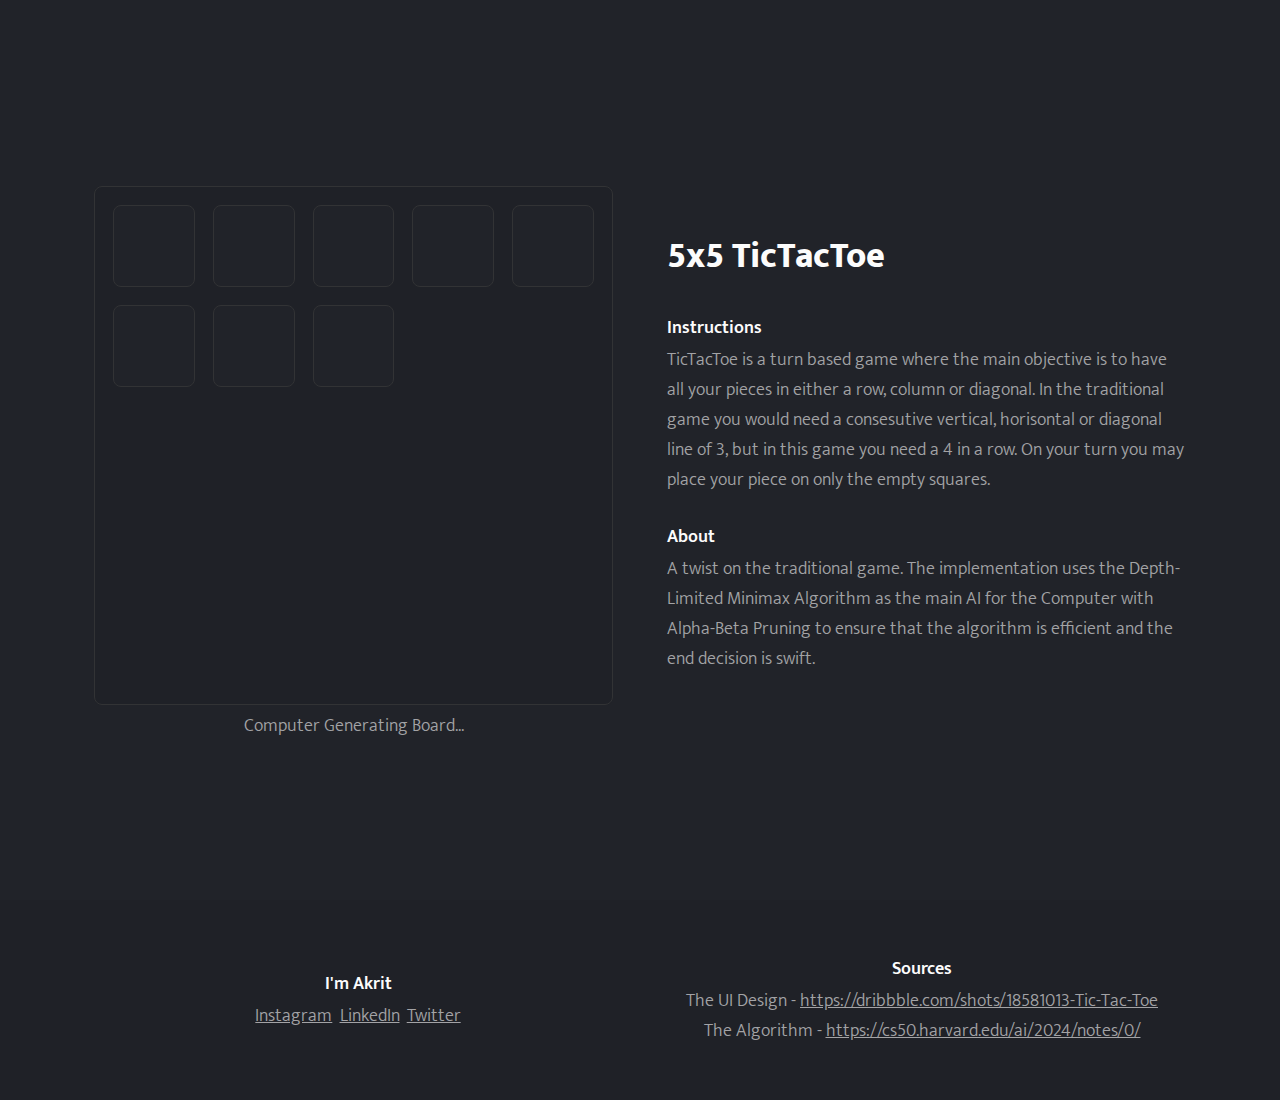
<file: 5x5_tictactoe/index.html>
<!DOCTYPE html>
<html lang="en">

<head>
    <meta charset="UTF-8">
    <meta name="viewport" content="width=device-width, initial-scale=1.0">
    <title>5x5 TicTacToe</title>
    <link rel="preconnect" href="https://fonts.googleapis.com">
    <link rel="preconnect" href="https://fonts.gstatic.com" crossorigin>
    <link href="https://fonts.googleapis.com/css2?family=Mukta:wght@200;300;400;500;600;700;800&display=swap"
        rel="stylesheet">
    <link rel="stylesheet" href="./assets/index.css">
    <script src="./tictactoe.js" defer></script>
    <script src="./index.js" defer></script>
</head>

<body>
    <div class="app">
        <div class="about">
            <h2>5x5 TicTacToe</h2>
            <p class="semi-bold">Instructions</p>
            <p>TicTacToe is a turn based game where the main objective is to have all your pieces in either a row,
                column or diagonal. In the traditional game you would need a consesutive vertical, horisontal or
                diagonal line of 3, but in this game you need a 4 in a row. On your turn you may place your piece on
                only the empty squares.</p>
            <p class="semi-bold">About</p>
            <p>A twist on the traditional game. The implementation uses the Depth-Limited Minimax Algorithm as the main AI for the
                Computer with Alpha-Beta Pruning to ensure that the algorithm is efficient and the end decision is
                swift.</p>
        </div>
        <div class="game">
            <div class="board">
                <div class="grid">
                </div>
            </div>
            <p class="info-text">Player O Turn</p>
        </div>
    </div>
    <footer>
        <div class="container">
            <div class="section">
                <p class="semi-bold">I'm Akrit</p>
                <p class="links"><a href="https://www.instagram.com/akrit.ghimire/">Instagram</a><br><a
                        href="https://www.linkedin.com/in/akrit-ghimire-3ba38027a/">LinkedIn</a><br><a
                        href="https://twitter.com/AkritGhimire">Twitter</a></p>
            </div>
            <div class="section">
                <p class="semi-bold">Sources</p>
                <p>The UI Design - <a
                        href="https://dribbble.com/shots/18581013-Tic-Tac-Toe">https://dribbble.com/shots/18581013-Tic-Tac-Toe</a><br>The
                    Algorithm - <a
                        href="https://cs50.harvard.edu/ai/2024/notes/0/">https://cs50.harvard.edu/ai/2024/notes/0/</a>
                </p>
            </div>
        </div>
    </footer>
</body>

</html>
</file>
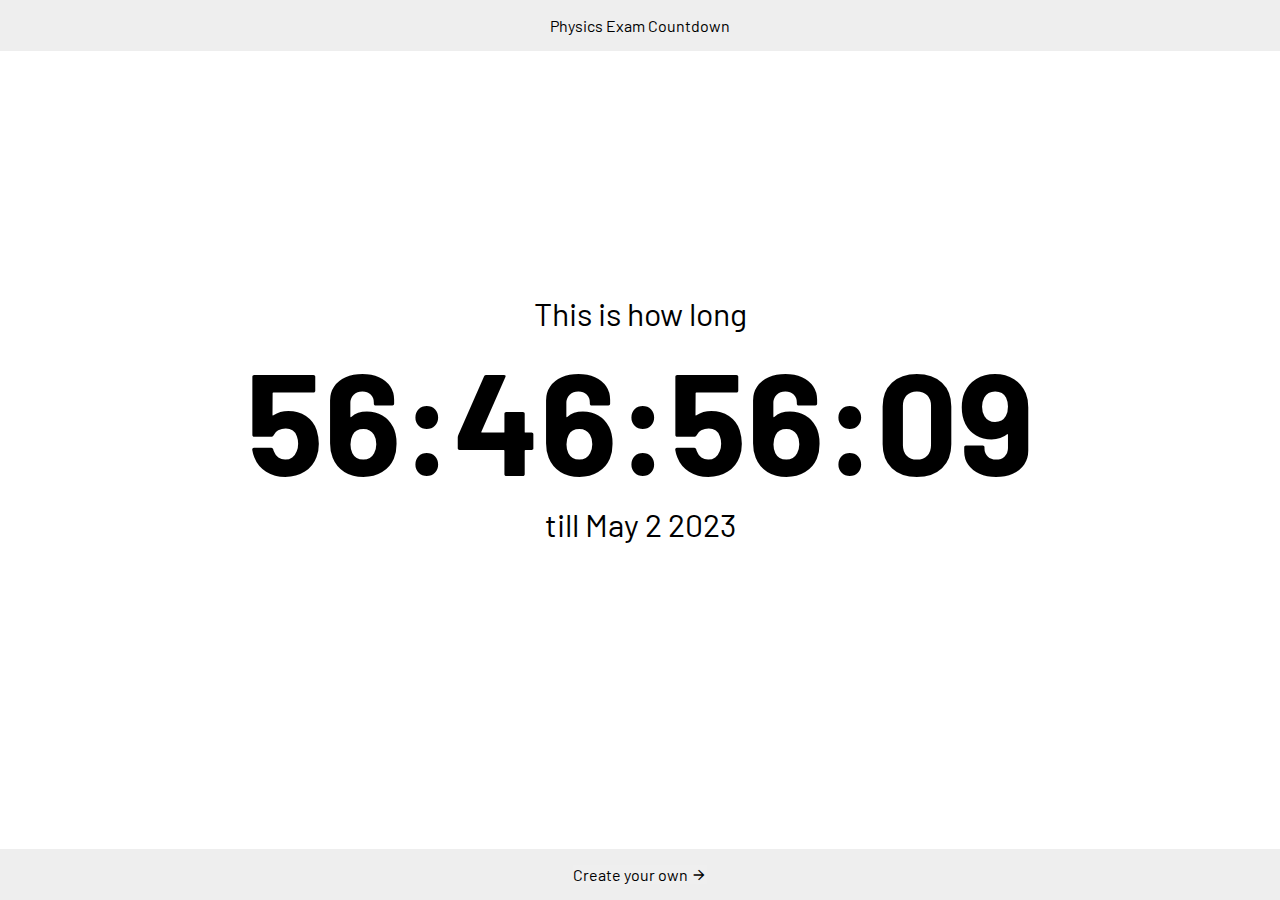
<file: countdown/index.html>
<!DOCTYPE html>
<html lang="en">
<head>
    <meta charset="UTF-8">
    <meta http-equiv="X-UA-Compatible" content="IE=edge">
    <meta name="viewport" content="width=device-width, initial-scale=1.0">
    <link rel="preconnect" href="https://fonts.googleapis.com"><link rel="preconnect" href="https://fonts.gstatic.com" crossorigin><link href="https://fonts.googleapis.com/css2?family=Barlow&display=swap" rel="stylesheet">
    <link rel="stylesheet" href="https://fonts.googleapis.com/icon?family=Material+Icons">
    <link rel="stylesheet" href="index.css">
    <title>Countdown</title>
</head>
<body>
    <countdown-page>
        <header>
            <p>Physics Exam Countdown</p>
        </header>
        <countdown-container>
            <p>This is how long</p>
            <h1>56:46:56:09</h1>
            <p>till May 2 2023</p>
        </countdown-container>
        <footer>
            <button>Create your own <i class="material-icons">arrow_forward</i></button>
        </footer>
    </countdown-page>
    <create-page>

    </create-page>
</body>
</html>
</file>
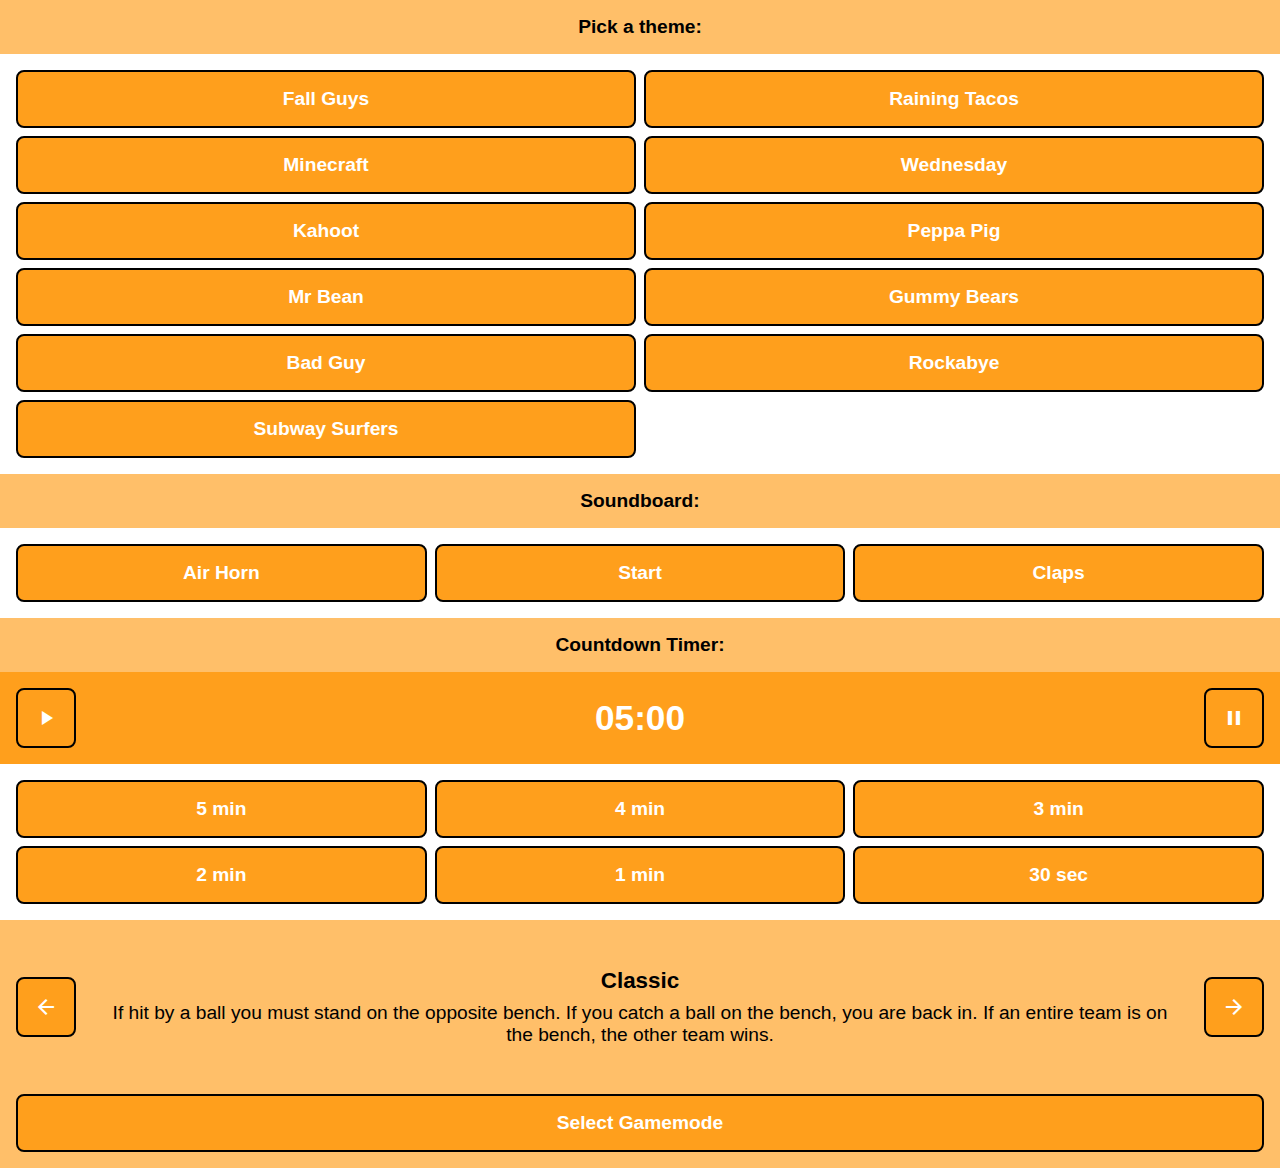
<file: dodgeball/index.html>
<!DOCTYPE html>
<html lang="en">
<head>
    <meta charset="UTF-8">
    <meta http-equiv="X-UA-Compatible" content="IE=edge">
    <meta name="viewport" content="width=device-width, initial-scale=1.0">
    <link rel="stylesheet" href="https://fonts.googleapis.com/icon?family=Material+Icons">
    <link rel="stylesheet" href="./style/index.css">
    <script src="./script/index.js" defer></script>
    <title>Dodgeball</title>
</head>
<body>
    <audio src="" id="sfx"></audio>
    <audio src="" id="theme"></audio>
    <p>Pick a theme:</p>
    <theme-tune-group>
    </theme-tune-group>
    <p>Soundboard:</p>
    <soundboard-group>
    </soundboard-group>
    <p>Countdown Timer:</p>
    <timer>
        <button id="play" class="material-icons">play_arrow</button>
        <span id="time">05:00</span>
        <button id="pause" class="material-icons">pause</button>
    </timer>
    <timer-group>
    </timer-group>
    <game-selector-group>
        <div>
            <button id="left" class="material-icons" onclick="app.gamemode.back()">arrow_back</button>
            <span>
                <h4 id="game-mode"></h4>
                <h4 id="game-mode-desc">Lorem ipsum dolor sit, amet consectetur adipisicing elit. Error, beatae.</h4>
            </span>
            <button id="right" class="material-icons" onclick="app.gamemode.next()">arrow_forward</button>
        </div>
        <button onclick="app.gamemode.select()">Select Gamemode</button>
    </game-selector-group>
</body>
</html>
</file>
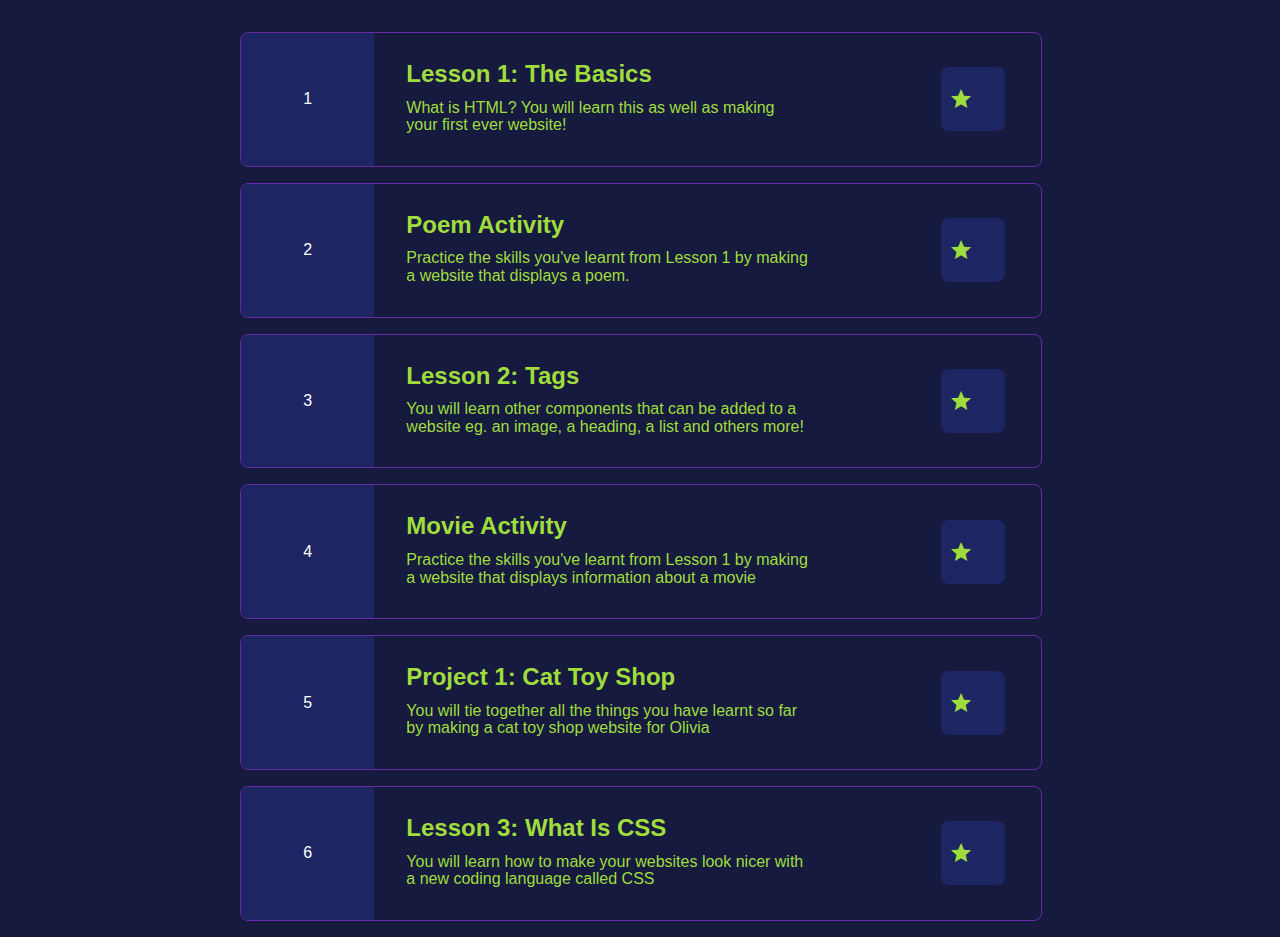
<file: help/index.html>
<!DOCTYPE html>
<html lang="en">

<head>
    <meta charset="UTF-8">
    <meta http-equiv="X-UA-Compatible" content="IE=edge">
    <meta name="viewport" content="width=device-width, initial-scale=1.0">
    <title>Website Club - Help Page</title>
    <link rel="stylesheet" href="styles.css">
    <link rel="stylesheet" href="https://fonts.googleapis.com/icon?family=Material+Icons">
    <script src="./index.js" defer></script>
    <script src="./imports.js" defer></script>
</head>

<body>
    <section class="page" id="menu">
    </section>
    <section class="page" id="page">
        <div class="sticky_top">
            <button onclick="page_changer.change_to_menu()"><i class="material-icons">menu</i></button>
            <button id="back" onclick="page_changer.move_slide(-1)"><i class="material-icons">arrow_back</i></button>
            <span id="page_info">0 of 20</span>
            <button id="forward" onclick="page_changer.move_slide(1)"><i class="material-icons">arrow_forward</i></button>
        </div>
        <md></md>
    </section>
</body>

</html>
</file>
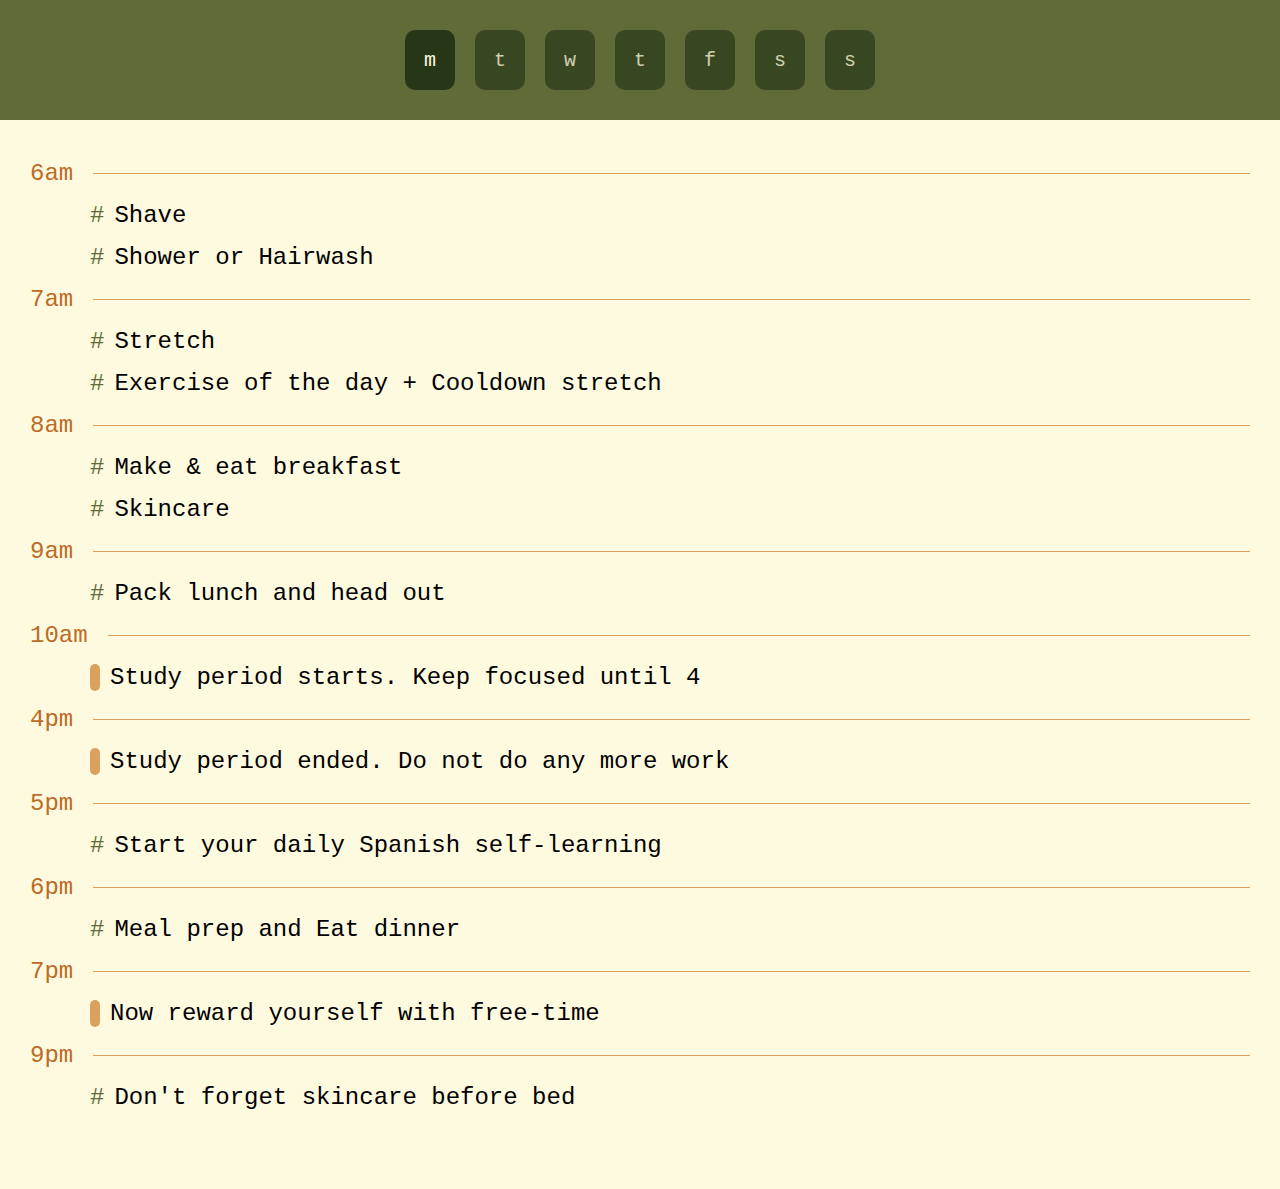
<file: schedule/index.html>
<!DOCTYPE html>
<html lang="en">
<head>
    <meta charset="UTF-8">
    <meta name="viewport" content="width=device-width, initial-scale=1.0">
    <title>Schedule</title>
    <link rel="stylesheet" href="./styles.css">
    <script src="./tasks.js" defer></script>
    <script src="./index.js" defer></script>
</head>
<body>
    <day-viewer>
    </day-viewer>
    <schedule>
    </schedule>
    <line></line>
</body>
</html>
</file>
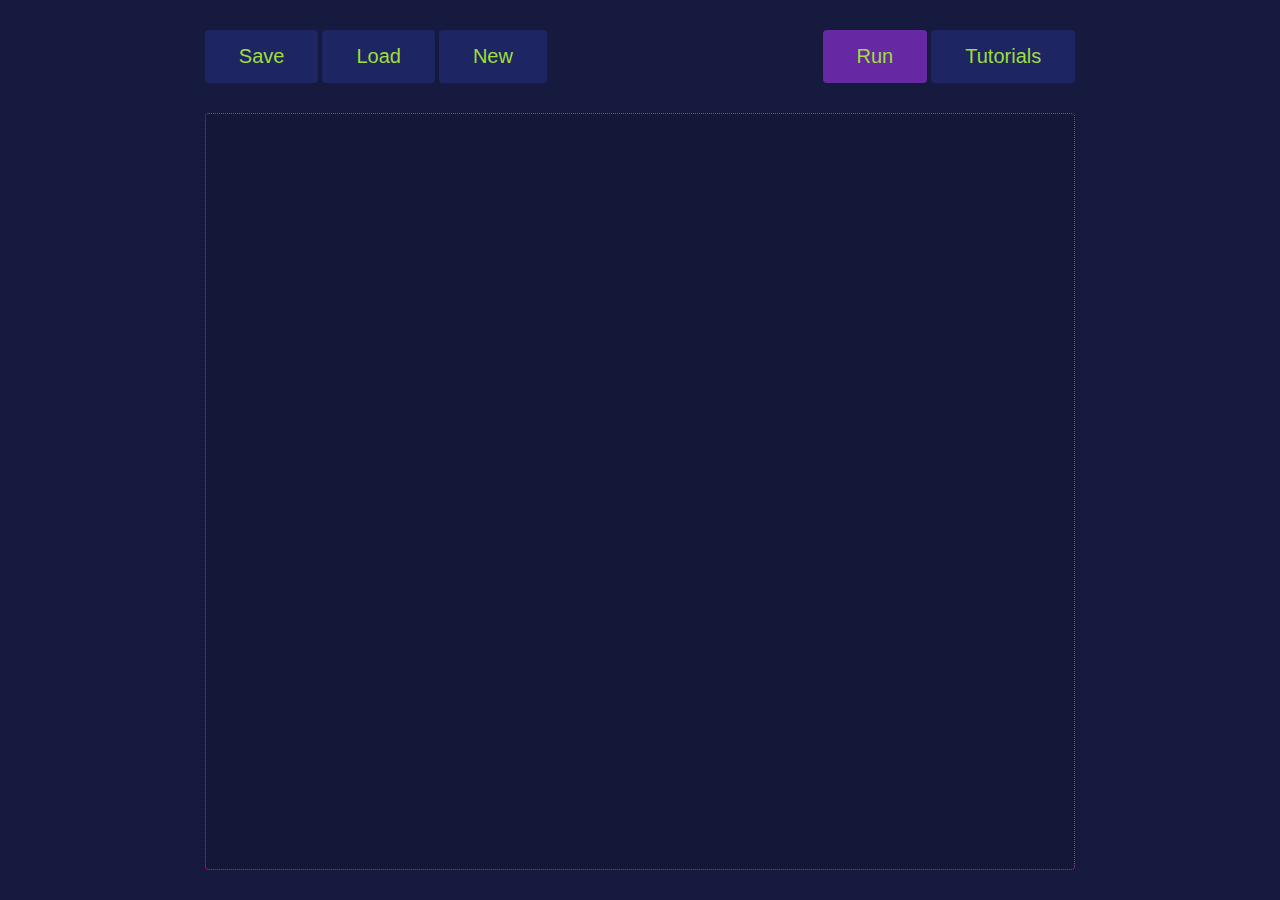
<file: terminal/index.html>
<!DOCTYPE html>
<html lang="en">
<head>
    <meta charset="UTF-8">
    <meta http-equiv="X-UA-Compatible" content="IE=edge">
    <meta name="viewport" content="width=device-width, initial-scale=1.0">
    <title id="title">Terminal</title>
    <link id="icon" rel="icon" href="./data/logo.png" type="image/x-icon">
    <link rel="stylesheet" href="https://fonts.googleapis.com/icon?family=Material+Icons">
    <link rel="stylesheet" href="./styles/index.css">
    <link rel="stylesheet" href="./styles/tabs.css">
    <link rel="stylesheet" href="./styles/code.css">
    <link rel="stylesheet" href="./styles/menu-sub-page.css">
    <link rel="stylesheet" href="./styles/control-bar.css">
    <link rel="stylesheet" href="./styles/markdown.css">
    <link rel="stylesheet" href="./styles/run-page.css">
    <link rel="stylesheet" href="./styles/toast.css">
    <script src="./scripts/file_manager.js" defer></script>
    <script src="./scripts/md_parser.js" defer></script>
    <script src="./scripts/index.js" defer></script>
    <script src="./imports.js" defer></script>
</head>
<body>
    <div id="error">This website cannot be viewed on a mobile device or on a small screen size. <br><br> <strong>Try using a laptop, desktop or tablet device instead.</strong></div>
    <div id="run-page">
        <button id="close_btn"><i class="material-icons">close</i></button>
    </div>
    <div id="ide">
        <div id="code-page">
            <button-bar>
                <div id="left-tabs">
                    <button id="save_btn">Save</button>
                    <button id="load_btn">Load</button>
                    <button id="new_btn">New</button>
                </div>
                <div id="right-tabs">
                    <button style="background-color: var(--tertiary)"  id="run_btn">Run</button>
                    <button id="tutorial_btn">Tutorials</button>
                </div>
            </button-bar>
            <textarea spellcheck="false"></textarea>
        </div>
        <div id="help-page">
            <div id="control-bar">
                <div id="cb-hint">
                    <p>Select a tutorial</p>
                </div>
                <div id="cb-controls">
                    <button id="menu_btn"><i class="material-icons">menu</i></button>
                    <button id="backward_btn" disabled><i class="material-icons">arrow_back</i></button>
                    <p id="page_indicator">1 of 10</p>
                    <button id="forward_btn"><i class="material-icons">arrow_forward</i></button>
                </div>
            </div>
            <div id="menu-sub-page">
                <lesson-list>
                    
                </lesson-list>
            </div>
            <md id="article-sub-page">
            </md>
        </div>
    </div>
</body>
</html>
</file>
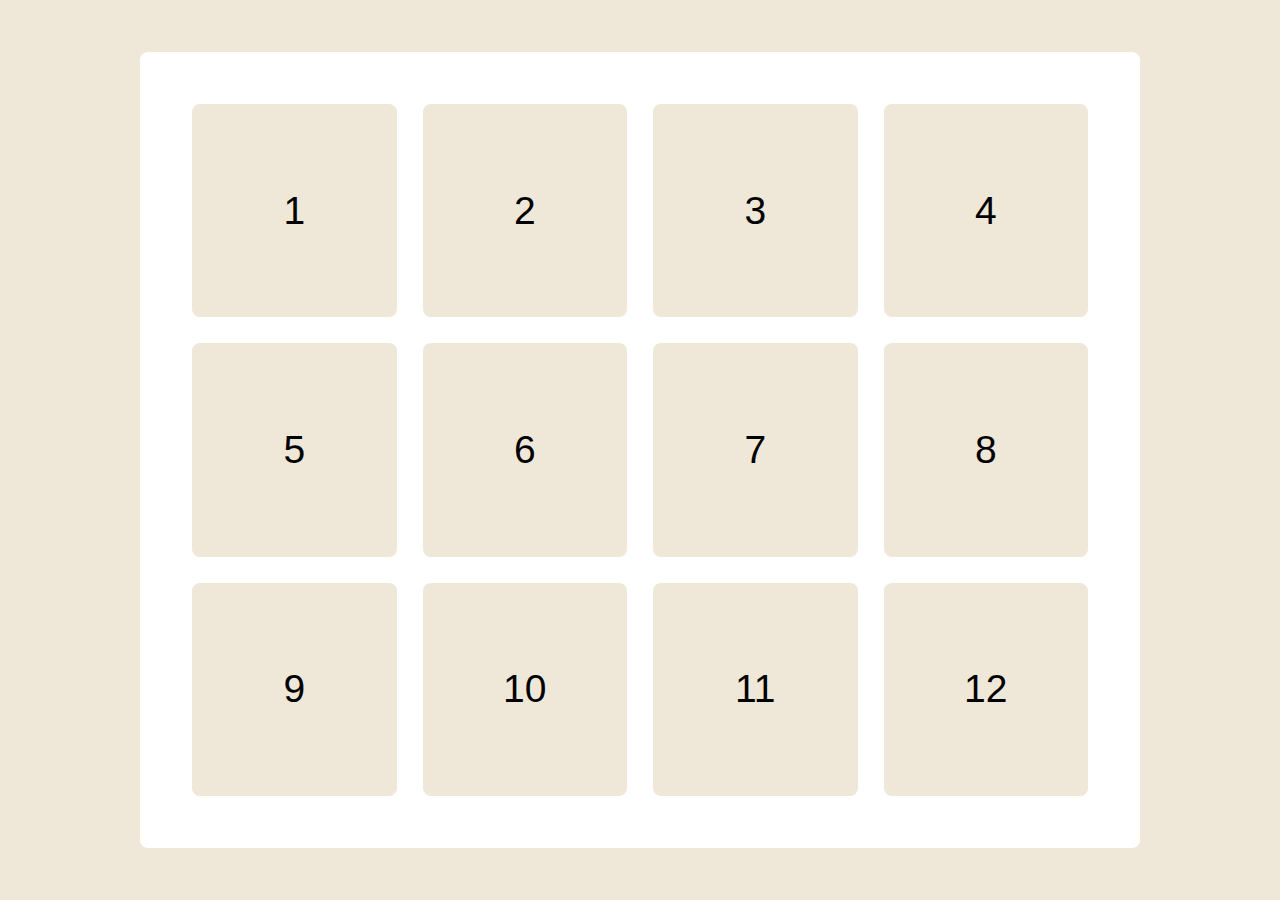
<file: times-tables/index.html>
<!DOCTYPE html>
<html lang="en">
<head>
    <meta charset="UTF-8">
    <meta http-equiv="X-UA-Compatible" content="IE=edge">
    <meta name="viewport" content="width=device-width, initial-scale=1.0">
    <link rel="stylesheet" href="https://fonts.googleapis.com/icon?family=Material+Icons">
    <meta name="apple-mobile-web-app-capable" content="yes">
</head>
<body>
    <script src="./index.js" type="module" defer></script>
    <div id="root"></div>
</body>
</html>
</file>
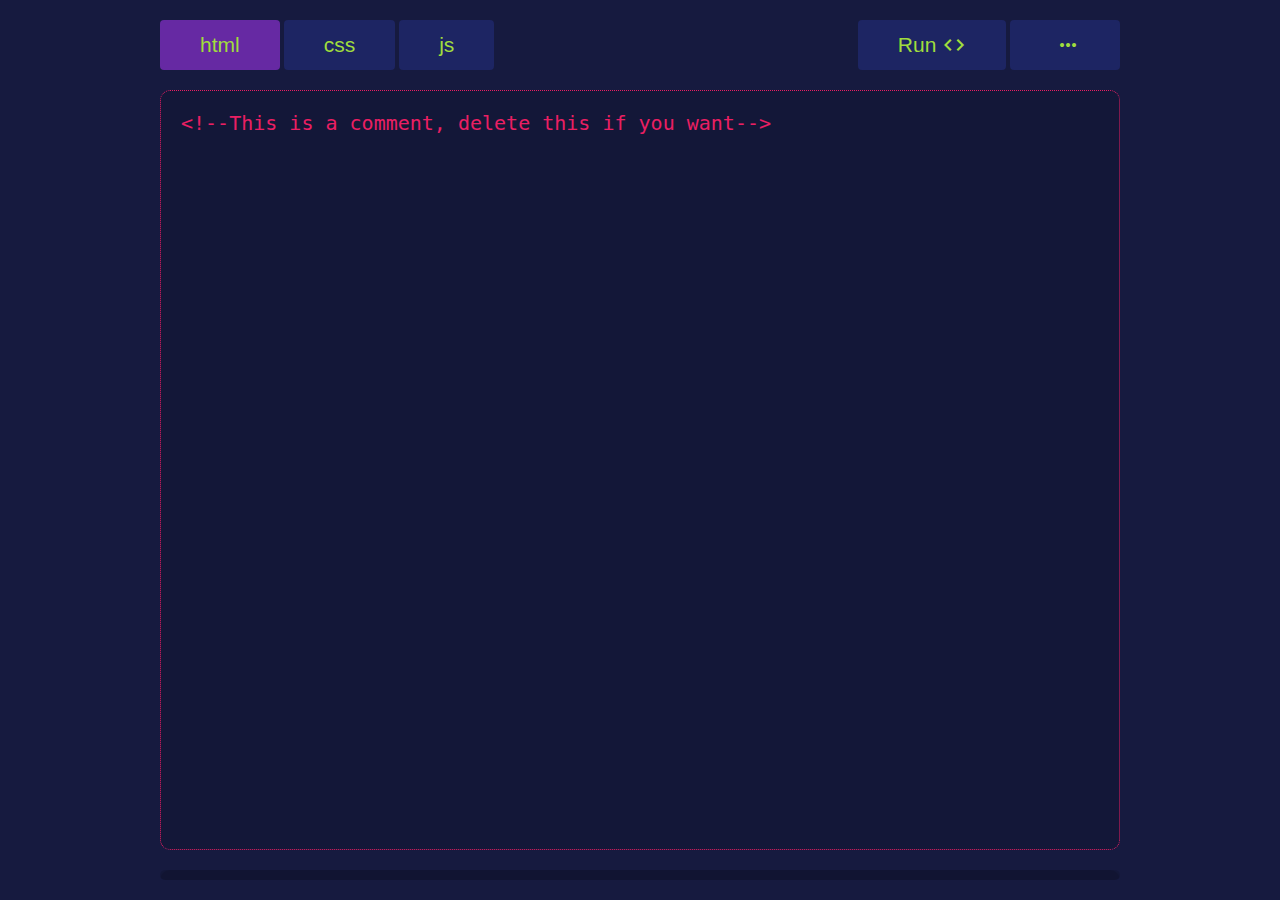
<file: terminal/legacy/index.html>
<!DOCTYPE html>
<html lang="en">
<head>
    <meta charset="UTF-8">
    <meta http-equiv="X-UA-Compatible" content="IE=edge">
    <meta name="viewport" content="width=device-width, initial-scale=1.0">
    <meta name="apple-mobile-web-app-capable" content="yes">
    <link rel="stylesheet" href="https://fonts.googleapis.com/icon?family=Material+Icons">
</head>
<body>
    <script src="./index.js" type="module" defer></script>
    <div id="error">This website cannot be viewed on a mobile device. <br><br> <strong>Try using a laptop, desktop or tablet device instead.</strong></div>
    <div id="root"></div>
</body>
</html>
</file>
<file: 5x5_tictactoe/assets/index.css>
:root {
    --primary: #f542da;
    --secondary: #a742f5;
    --dark: #1f2127;
    --dark-light: #212329;
    --grey-dark: #323335;
    --grey: #4d4f54;
    --grey-light: #a3a3a6;
    --white: #fcfcfc;
}

* {
    margin: 0;
    padding: 0;
    box-sizing: border-box;
    font-family: "Mukta", sans-serif;
    font-weight: 300;
    color: var(--grey-light);
}

html {
    font-size: 18px;
}

body {
    background-color: var(--dark-light);
    min-height: 100vh;
    height: 100%;
    display: flex;
    flex-direction: column;
    justify-content: center;
    align-items: center;
}

p { margin-bottom: 1.5rem; }

.semi-bold {
    font-weight: 600;
    color: var(--white) !important;
    margin-bottom: .1rem !important;
}
.bold, h2, h1 {
    font-weight: 800;
    font-size: 2rem;
    color: var(--white) !important;
    margin-bottom: 1.5rem;
}

footer {
    width: 100%;
    background-color: var(--dark);
}
.container {
    max-width: 1200px;
    width: 100%;
    height: auto;
    padding: 3rem;
    display: flex;
    justify-content: center;
    align-items: center;
    text-align: center;
    gap: 2rem;
    margin: 0 auto
}
footer .section {
    display: flex;
    flex-direction: column;
    justify-content: center;
    width: 100%;
}
footer .section p:last-child {
    margin-bottom: 0;
}
.links {
    display: flex;
    justify-content: center;
    align-items: center;
    gap: .2rem;
}
a:hover {
    color: var(--primary);
}

.app {
    width: 100%;
    padding: 3rem;
    max-width: 1200px;
    margin: 0 auto;
    display: flex;
    flex-direction: row-reverse;
    gap: 3rem;
    justify-content: center;
    align-items: center;
    height: 100%;
    min-height: 100vh;
}

.about, .game {
    width: 100%;
}

.about p:last-child {
    margin-bottom: 0 !important;
}

.game {
    display: flex;
    justify-content: center;
    align-items: center;
    flex-direction: column;
    position: relative;
}

.game p {
    margin: 0;
    text-align: center;
    position: absolute;
    bottom: -1.5rem;
}

.board {
    width: 100%;
    border-radius: 8px;
    margin-bottom: 0.5rem;
    padding: 0;
    background-color: var(--dark);
    position: relative;
}
.board::before {
    content: "";
    display: block;
    padding-top: 100%; /* This creates the 1:1 aspect ratio */
}

.grid {
    position: absolute;
    left: 0;
    top: 0;
    width: 100%;
    height: 100%;
    display: grid;
    grid-template-columns: repeat(5, 1fr);
    grid-template-rows: repeat(5, 1fr);
    padding: 1rem;
    gap: 1rem;
    border: thin solid;
    border-color: var(--grey-dark);
    border-radius: 8px;
    transition: 2s;
}
.animated-board {
    border-color: var(--grey-dark);
    animation: border-animation 1s linear infinite;
}
.grid .square {
    width: 100%;
    height: 100%;
    background-color: var(--dark-light);
    border-radius: 8px;
    border: thin solid var(--grey-dark);
    cursor: pointer;
    transition: .2s;
    display: grid;
    justify-content: center;
    align-items: center;
    padding: .5rem;
}
.grid .square svg {
    width: 100%;
    height: 100%;
}
.grid .x svg, .grid .x path {
    fill: var(--primary) !important;
}
.grid .o svg, .grid .o path {
    fill: var(--secondary) !important;
}
.grid .square:hover {
    border-color: var(--grey);
}
.grid .x:hover {
    border-color: var(--primary);
    cursor: not-allowed;
}
.grid .o:hover {
    border-color: var(--secondary);
    cursor: not-allowed;
}

.x.flash-regular {
    animation: x-flash .75s;
}
.x.flash-winning {
    animation: x-flash 1s;
}
.o.flash-regular {
    animation: o-flash .75s;
} 
.o.flash-winning {
    animation: o-flash 1s
}

@keyframes x-flash {
    0% { background-color: var(--primary); }
    100% { background-color: var(--dark-light); }
}
@keyframes o-flash {
    0% { background-color: var(--secondary); }
    100% { background-color: var(--dark-light); }
}

@keyframes border-animation {
    0% {
      border-color: var(--primary);
    }
    50% {
      border-color: var(--secondary);
    }
    100% {
      border-color: var(--primary);
    }
  }

/* Scroll Bar */

body::-webkit-scrollbar { width: 12px; }
body::-webkit-scrollbar-thumb { border-radius: 10px; border: 3px solid transparent; background-color: var(--grey);}
body { scroll-behavior: smooth; }
body::-webkit-scrollbar-track { background: transparent; }
body::-webkit-scrollbar-thumb:hover { background-color: var(--secondary); }

/* Responsive */

@media screen and (max-width: 800px) {
    .app {
        flex-direction: column;
        padding-bottom: 2rem;
    }
    .about, .game {
        height: auto;
    }
    h2 {
        text-align: center;
        margin-bottom: 4rem;
    }
    .container {
        flex-direction: column;
    }
    footer {
        margin-top: 1rem;
    }
}
@media screen and (max-width: 500px) {
    .app {
        padding: 1.5rem;
        gap: 4.5rem;
    }
    footer {
        padding: 1.5rem;
        margin-top: 2.5rem;
    }
    footer .container {
        padding: 0;
        gap: 1.5rem;
    }
}
</file>
<file: countdown/index.css>
* {
    margin: 0;
    padding: 0;
    box-sizing: border-box;
    font-family: 'Barlow', sans-serif;;
}

body {
    width: 100vw;
    height: 100vh;
    overflow: hidden;
}

countdown-page {
    display: grid;
    width: 100%;
    height: 100%;
    position: relative;
}
countdown-page footer, header {
    position: absolute;
    width: 100%;
    left: 0;
    padding: 1rem;
    background-color: #eee;
    display: flex;
    justify-content: center;
}
countdown-page header { top: 0; }
countdown-page footer { bottom: 0; }
countdown-page footer button {
    margin: 0 0.5rem;
    outline: 0;
    border: 0;
    font-size: 1rem;
    cursor: pointer;
    transition: .3s;
    display: flex;
    justify-content: center;
    align-items: center;
}
countdown-page footer button i {
    font-size: 1rem !important;
    margin-left: 3px;
}
countdown-page footer button:hover {
    color: purple;
}
countdown-container {
    display: flex;
    justify-content: center;
    align-items: center;
    flex-direction: column;
    margin-bottom: 4rem;
}

countdown-container p {
    font-size: clamp(1.6rem, 4.5vw, 2rem); 
}
countdown-container h1 {
    font-size: clamp(4rem, 12vw, 9rem);
    margin: 0rem 0;
}

create-page {
    display: none;
}
</file>
<file: dodgeball/style/index.css>
* {
    margin: 0;
    padding: 0;
    box-sizing: border-box;
    font-family: sans-serif;
}

:root {
    --primary:  #ff9f1c;
    --secondary: white;
    --active: #2ec4b6;
    --divider:  #ffbf69;
}

body {
    width: 100vw;
    height: 100vh;
    background-color: white;
}
p {
    padding: 1rem;
    width: 100%;
    text-align: center;
    font-size: 1.2rem;
    background-color: var(--divider);
    color: black;
    font-weight: bold
}
theme-tune-group {
    display: grid;
    grid-template-columns: repeat(2, 1fr);
    grid-gap: 0.5rem;
    padding: 1rem;
    width: 100%;
}
button {
    padding: 1rem;
    background-color: var(--primary);
    cursor: pointer;
    border: 2px solid black;
    border-radius: 8px;
    font-size: 1.2rem;
    font-weight: bold;
    opacity: 1;
    color: white;
}
button.active {
    background-color: var(--active);
    color: white;
}
button:active {
    background-color: var(--active);
    opacity: 0.8;
}

soundboard-group {
    display: grid;
    grid-template-columns: repeat(3, 1fr);
    grid-gap: 0.5rem;
    padding: 1rem;
    width: 100%;
}

timer-group {
    display: grid;
    grid-template-columns: repeat(3, 1fr);
    grid-gap: 0.5rem;
    padding: 1rem;
    width: 100%;
}

timer {
    display: flex;
    flex-direction: row;
    justify-content: space-between;
    align-items: center;
    width: 100%;
    text-align: center;
    background-color: var(--primary);
    color: white;
    font-size: 2.2rem;
    padding: 1rem;
    font-weight: bold;
}

game-selector-group {
    display: flex;
    flex-direction: column;
    background-color: var(--divider);
    padding: 1rem;
}
div {
    margin-bottom: 1rem;
    width: 100%;
    display: inherit;
    align-items: center;
    padding: 2rem 0;
}
div span {
    width: 100%;
    font-size: 1.4rem;
    font-weight: bold;
    text-align: center;

}
#game-mode-desc {
    font-weight: normal;
    font-size: 1.2rem;
    margin-top: 0.5rem;
    padding: 0 2rem;
}
</file>
<file: help/styles.css>
@import url('https://fonts.googleapis.com/css2?family=Open+Sans:wght@300;400&display=swap');

html {
    font-family: 'Open Sans', sans-serif;
}

:root {
    --color-dark: rgb(22, 26, 63);
    --color-dark-light: rgb(29, 37, 99);
    --color-dark-contrast: rgb(102, 41, 163);
    --color-vibrant-1: rgb(234, 31, 99);
    --color-vibrant-2: hsl(83, 70%, 55%);
}

body {
    padding: 0;
    margin: 0;
    box-sizing: border-box;
    display: flex;
    flex-direction: column;
    justify-content: center;
    align-items: center;
    padding: 1rem 2rem;
    font-family: sans-serif;
    background-color: var(--color-dark)
}

.page {
    width: 100%;
    max-width: 50rem;
}

.item {
    width: 100%;

    display: flex;
    flex-direction: row;

    border: thin solid var(--color-dark-contrast);
    border-radius: 8px;
    overflow: hidden;

    margin-top: 1rem;
    cursor: pointer;
}
.item:hover {
    border: thin solid var(--color-vibrant-1);
}

.numbered {
    width: 20%;
    display: flex;
    justify-content: center;
    align-items: center;
    background-color: var(--color-dark-light);
    font-size: 1rem;
    color: white;
}

.text {
    display: grid;
    grid-template-columns: 70% 30%;
    width: 100%;
    color: var(--color-vibrant-2);
    line-height: 1.1rem;
}

.text h1 {
    margin: 0;
    font-size: 1.5rem;
}

.text p {
    margin: 0;
    margin-top: 01rem;
    font-size: 1rem;
}

.left {
    padding: 2rem;
}

.right {
    padding: 2rem;
    display: flex;
    justify-content: center;
    align-items: center;
    width: 100%;
}

.right button {
    width: 4rem;
    height: 4rem;
    cursor: pointer;
    outline: none;
    text-decoration: none;
    color: var(--color-vibrant-2);
    background-color: var(--color-dark-light);
    border-radius: 8px;
    border: 0;
    display: flex;
    justify-content: center;
    align-items: center;
}
.right button:hover {
    border: thin solid var(--color-vibrant-2);
}

.sticky_top {
    position: fixed;
    top: 0;
    left: 0;
    width: 100%;
    padding: 0.5rem;
    background-color: var(--color-dark-light);
    display: flex;
    flex-direction: row;
    justify-content: center;
    align-items: center;
}
.sticky_top button {
    width: auto;
    padding: 0.25rem 0.5rem;
    margin: 4px;
    border: thin solid var(--color-dark-light);
    background-color: transparent;
    color: var(--color-vibrant-1);
    display: flex;
    justify-content: center;
    align-items: center;
    cursor: pointer;
    border-radius: 8px;
}
.sticky_top span {
    color: var(--color-vibrant-1);
    margin: 0 0.5rem;
}
.sticky_top button:disabled {
    color: var(--color-dark);
    cursor: not-allowed;
}
.sticky_top button:enabled:hover {
    border: thin solid var(--color-vibrant-1);
}
#page {
    margin-top: 1rem;
}

/* markdown styles */
md h1, md h2, md h3 {
    color: var(--color-vibrant-2);
    margin: 0;
    margin-top: 6rem;
    margin-bottom: 1.5rem;
    font-size: 1.5rem;
}
md {
    color: white;
    line-height: 2.5rem;
    text-align: justify;
    width: 100%;
    font-size: 1.5rem;
}

md code {
    background-color: rgba(0, 0, 0, 0.1);
    color: var(--color-vibrant-1);
    border-radius: 8px;
    padding: 0 2rem;
    display: block;
    text-align: left;
    border: thin solid var(--color-vibrant-1);
    margin: 1rem 0;
    overflow-x: auto;
}
.highlight {
    background-color: rgb(234, 31, 99, .2);
}

md img {
    display: block;
    width: 100%;
    margin: 1.5rem 0;
    border-radius: 8px;
}

md a {
    text-decoration: none;
    color: var(--color-vibrant-1);
    cursor: pointer;
}
md a:hover {
    color: var(--color-dark-contrast);
}

md .next {
    width: auto;
    padding: 0.75rem 2rem;
    margin: 4rem auto;
    border: 0;
    background-color: transparent;
    color: var(--color-vibrant-2);
    display: flex;
    justify-content: center;
    align-items: center;
    cursor: pointer;
    font-size: 1.5rem;
    border-radius: 8px;
    font-weight: bold;
}
md .next i {
    margin-left: 0.25rem;
}
md .next:hover {
    color: var(--color-dark-contrast);
}

/* scrollbar */
::-webkit-scrollbar { width: 10px; }
::-webkit-scrollbar-track { background: var(--color-dark-light); }
::-webkit-scrollbar-thumb { background: var(--color-dark-contrast); }
::-webkit-scrollbar-thumb:hover { background: var(--color-vibrant-1); }
</file>
<file: schedule/styles.css>
:root {
    --l-green: #606c38;
    --d-green: #283618;
    --beige:   #fefae0;
    --l-brown: #dda15e;
    --d-brown: #bc6c25;
}

* {
    box-sizing: border-box;
    padding: 0;
    margin: 0;
}

html {
    font-size: 20px;
    font-family: monospace;
}

body {
    display: flex;
    flex-direction: column;
    justify-content: center;
    align-items: center;
    background-color: #fefae0;
}

day-viewer {
    display: flex;
    justify-content: center;
    align-items: center;
    padding: 1.5rem;
    background-color: var(--l-green);
    width: 100%;
}

day-viewer day {
    display: flex;
    justify-content: center;
    align-items: center;
    width: 2.5rem;
    height: 3rem;
    margin: 0 .5rem;
    color: var(--beige);
    border-radius: .5rem;
    background-color: var(--d-green);
    opacity: .7;
    cursor: pointer;
}

day-viewer .active {
    opacity: 1;
}

schedule {
    display: flex;
    flex-direction: column;
    /* background-color: var(--l-brown); */
    padding: 2rem 1.5rem;
    font-size: 1.2rem;
    width: 100%;
}

time-block, check-block, text-block {
    margin-bottom: .75rem;
}

time-block {
    display: flex;
    align-items: center;
    color: var(--d-brown);
}
time-block::after {
    content: "";
    display: block;
    height: 1px;
    width: 100%;
    background-color: var(--l-brown);
    margin-left: 1rem;
}

text-block {
    display: flex;
    padding-left: 3rem;
}
text-block::before {
    content: "";
    display: block;
    width: .5rem;
    height: auto;
    background-color: var(--l-brown);
    margin-right: .5rem;
    color: var(--l-green);
    border-radius: .5rem;
}

check-block {
    display: flex;
    padding-left: 3rem;
    cursor: pointer
}
check-block::before {
    content: "#";
    margin-right: .5rem;
    color: var(--l-green);
}

.striked {
    text-decoration: line-through;
    opacity: .7;
}

/* future update */
line {
    display: none;
    position: absolute;
    height: 2px;
    background-color: var(--l-green);
    width: 100%;
    top: 20;
    z-index: -1;
}
</file>
<file: terminal/styles/index.css>
:root {
    --darkest: #14173A;
    --dark: rgb(22, 26, 63);
    --light: rgb(29, 37, 99);
    --primary: rgb(234, 31, 99);
    --secondary: #a0dd3d;
    --tertiary: rgb(102, 41, 163);
}

html {
    font-size: 20px;
    font-family: sans-serif;
    background-color: var(--dark);
}

::-webkit-scrollbar { width: 10px; }
::-webkit-scrollbar-thumb { background: var(--tertiary); border-radius: 4px; }
::-webkit-scrollbar-track { background: var(--light); border-radius: 4px;}

* {
    margin: 0;
    padding: 0;
    border: 0;
    outline: 0;
    box-sizing: border-box;
}

body {
    display: flex;
    width: 100%;
    height: 100vh;
    overflow: hidden;
}

#help-page {
    border: 0;
    background-color: var(--darkest);
    position: relative;
    overflow: hidden;
    transition: 0.3s;
}

#ide {
    display: flex;
    width: 100%;
    height: 100%;
}

#error {
    display: none;
    color: white;
    padding: 50px;
    text-align: center;
    position: fixed;
    left: 0;
    top: 0;
    z-index: 99;
    width: 100vw;
    height: 100vh;
    background-color: var(--dark);
}
#error strong {
    color: var(--primary)
}

@media only screen and (max-width: 700px) {
    #error {display: block;}
}
</file>
<file: terminal/styles/tabs.css>
button-bar {
    display: flex;
    margin-bottom: 1.5rem;
    width: 100%;
    justify-content: space-between;
}
button-bar button {
    padding: 0.75rem 1.7rem;
    font-size: 1rem;
    color: var(--secondary);
    border-radius: 4px;
    cursor: pointer;
    background-color: var(--light);
    margin-right: 4px;
    cursor: pointer; 
    transition: 0.1s;
    display: flex;
    justify-content: center;
    align-items: center;
}
button-bar button:hover {opacity: 0.8;}
button-bar button:active {opacity: 0.7;}
button-bar button:disabled {
    opacity: 0.3;
    cursor: not-allowed;
}

#left-tabs, #right-tabs {
    display: flex;
    width: auto;
}
#right-tabs button {
    margin: 0;
    margin-left: 4px;
}
</file>
<file: terminal/styles/code.css>
#code-page {
    display: flex;
    flex-direction: column;
    height: 100%;
    padding: 1.5rem;
    width: 100%;
    transition: .3s;
}

#code-page textarea {
    height: 100%;
    background-color: rgba(0, 0, 0, 0.1);
    color: var(--primary);
    outline: 0;
    font-size: 1rem;
    /* add scale font buttons on ui */
    resize: none;
    border-radius: 4px;
    width: 100%;
    border: thin dotted var(--primary);
    padding: 1rem;
    overflow-y: auto;
}
</file>
<file: terminal/styles/menu-sub-page.css>
lesson-list {
    display: flex;
    flex-direction: column;
    width: 100%;
    height: 100vh;
    align-items: center;
    padding: 1.5rem;
    padding-top: 4rem;
    padding-bottom: 0.75rem;
    overflow-y: auto;
}
lesson {
    display: flex;
    flex-direction: row;
    justify-content: space-between;
    align-items: center;
    width: 100%;
    cursor: pointer;
    padding: 1rem 1.5rem;
    border: thin solid var(--tertiary);
    border-radius: 4px;
    margin-bottom: 0.75rem;
}
lesson:hover {
    border-color: var(--primary);
}
lesson p {
    color: var(--secondary);
    margin-left: 0.25rem;
    font-weight: bold;
}
lesson span {
    padding: 0.5rem;
    font-size: 1rem;
    background-color: transparent;
    color: var(--secondary);
}
lesson span i:hover {
    color: var(--primary)
}
</file>
<file: terminal/styles/control-bar.css>
#control-bar {
    position: absolute;
    top: 0;
    left: 0;
    width: 100%;
    height: auto;
    padding: 0.4rem 0;
    background-color: var(--light);
    display: grid;
    justify-content: center;
    align-items: center;
}
#control-bar div {
    width: auto;
    display: flex;
    align-items: center;
}
#control-bar p {
    margin: 0px 6px;
    color: var(--primary);
    font-size: 0.8rem;
    padding: 0.4rem 0;
}
#control-bar button {
    display: grid;
    justify-content: center;
    align-items: center;
    border: thin solid var(--light);
    border-radius: 8px;
    background-color: transparent;
    color: var(--primary);
    cursor: pointer;
    margin: 0px 6px;
}
#control-bar button i {
    font-size: 1.2rem;
    margin: 0.2rem 0.4rem;
}
#control-bar button:hover {
    border: thin solid var(--primary);
}

#control-bar button:disabled {
    color: var(--dark);
}
#control-bar button:disabled:hover {
    border: thin solid var(--light);
    cursor: not-allowed;
}
</file>
<file: terminal/styles/markdown.css>
/* markdown styles */
md h1, md h2, md h3 {
    color: var(--secondary);
    margin: 0;
    margin-top: 4rem;
    margin-bottom: 1.5rem;
    font-size: 1.2rem;
}
md {
    color: white;
    line-height: 1.8rem;
    text-align: justify;
    width: 100%;
    font-size: 1.2rem;
    padding: 2rem 2.5rem;
    height: 100vh;
    overflow: auto;
}

md code {
    background-color: rgba(0, 0, 0, 0.1);
    color: var(--primary);
    border-radius: 8px;
    padding: 1rem 2rem;
    display: block;
    text-align: left;
    border: thin solid var(--primary);
    margin: 1rem 0;
    overflow-x: auto;
}
md code pre {
    padding-right: 4rem;
}
.highlight {
    background-color: rgb(234, 31, 99, .2);
}

md img {
    display: block;
    width: 100%;
    margin: 1.5rem 0;
    border-radius: 8px;
}

md a {
    text-decoration: none;
    color: var(--primary);
    cursor: pointer;
}
md a:hover {
    color: var(--tertiary);
}

md .next {
    width: auto;
    padding: 0.75rem 2rem;
    margin: 4rem auto;
    border: 0;
    background-color: transparent;
    color: var(--secondary);
    display: flex;
    justify-content: center;
    align-items: center;
    cursor: pointer;
    font-size: 1.2rem;
    border-radius: 8px;
    font-weight: bold;
}
md .next i {
    margin-left: 0.25rem;
}
md .next:hover {
    color: var(--tertiary);
}

/* Multiple Choice Quiz Styles */

md .quiz {
    width: 100%;
    display: flex;
    flex-direction: column;
}
md .quiz h1 {
    color: var(--secondary);
    margin-bottom: 16px;
}
.quiz p { /* each multiple choice item */
    background-color: var(--light);
    color: white;
    border-radius: 8px;
    padding: 0.5rem 1.25rem;
    padding-right: 4rem;
    display: flex;
    align-items: center;
    font-family: sans-serif;
    cursor: pointer;
    width: 100%;
    margin-top: 8px;
    user-select: none;
    position: relative;
    text-align: left;
}
.quiz p i { /* hidden correct / wrong icon */
    position: absolute;
    right: 1.25rem;
    color: transparent;
}
.quiz p:hover {opacity: 0.8;}
.quiz:has(input[type="radio"]:checked) p:hover {opacity: 1; cursor: default;}
.quiz:has(input[type="radio"]:checked) p {color: var(--primary);} /* wrong validate */
.quiz:has(input[type="radio"]:checked) p i {color: var(--primary);}
.quiz:has(input[type="radio"]:checked) p.correct {color: var(--secondary);} /* correct validate */
.quiz:has(input[type="radio"]:checked) p.correct i {color: var(--secondary);}
.quiz input[type="radio"] { /* hide default radio */
    appearance: none;
    display: none;
}
</file>
<file: terminal/styles/run-page.css>
#run-page {
    width: 100%;
    height: 100%;
    position: relative;
}
#run-page button {
    font-size: 1rem;
    color: var(--secondary);
    border-radius: 4px;
    cursor: pointer;
    background-color: var(--light);
    margin-right: 4px;
    opacity: 0.3;
    position: absolute;
    bottom: 1rem;
    left: 1rem;
}
#run-page button i {
    margin: 1rem;
}
#run-page button { cursor: pointer; transition: 0.1s; }
#run-page button:hover {opacity: 1;}
#run-page button:active {opacity: 0.8;}

#run-page iframe {
    width: 100%;
    height: 100%;
    background-color: white;
}
</file>
<file: terminal/styles/toast.css>
toast {
    display: block;
    position: fixed;
    left: 50%;
    bottom: 2rem;
    padding: 0.5rem 1.5rem;
    background-color: var(--primary);
    border-radius: 4px;
    color: white;
    transform: translateX(-50%);
    opacity: 0;
    text-align: center;
    animation: toast 4s;
}

@keyframes toast {
    0% {
        opacity: 0;
        bottom: 0.2rem;
    }
    10% {
        opacity: 1;
        bottom: 2rem;
    }
    80% {
        opacity: 0.7;
    }
    100% {
        opacity: 0;
    }
}
</file>
